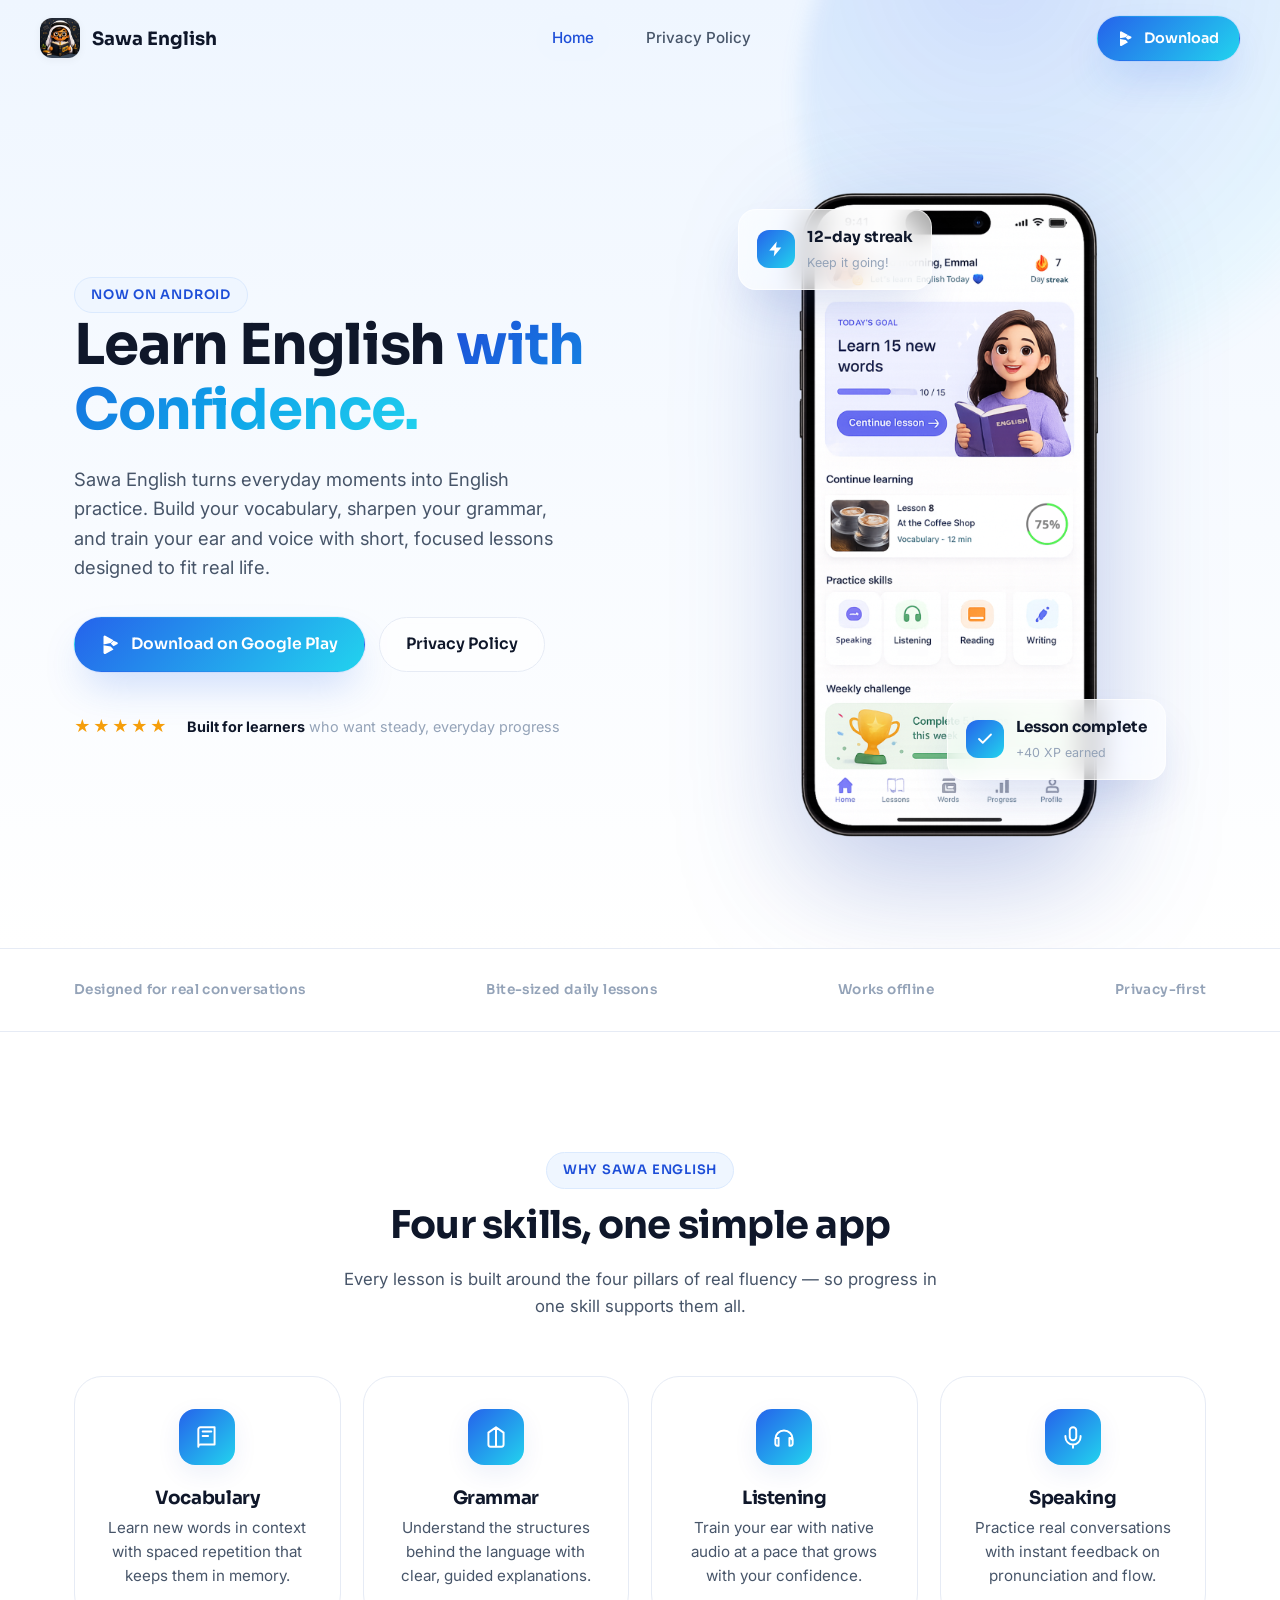
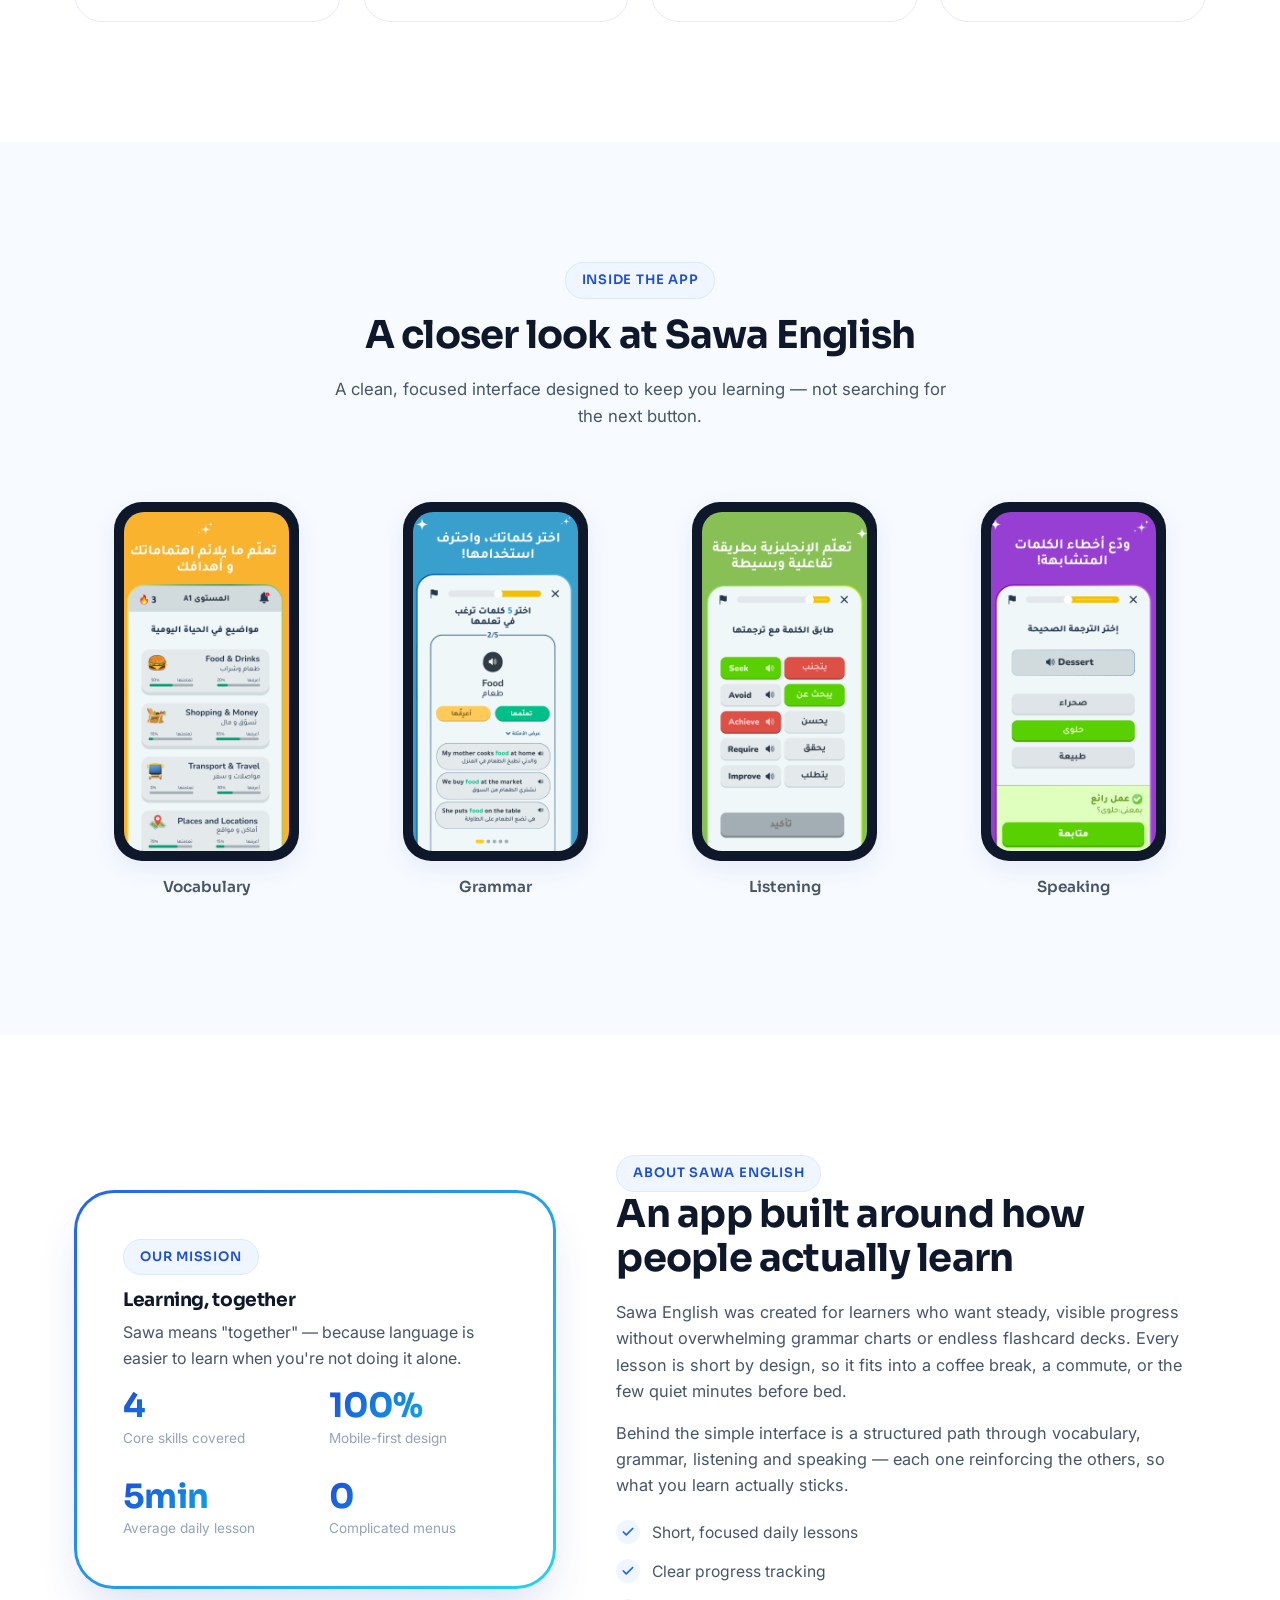
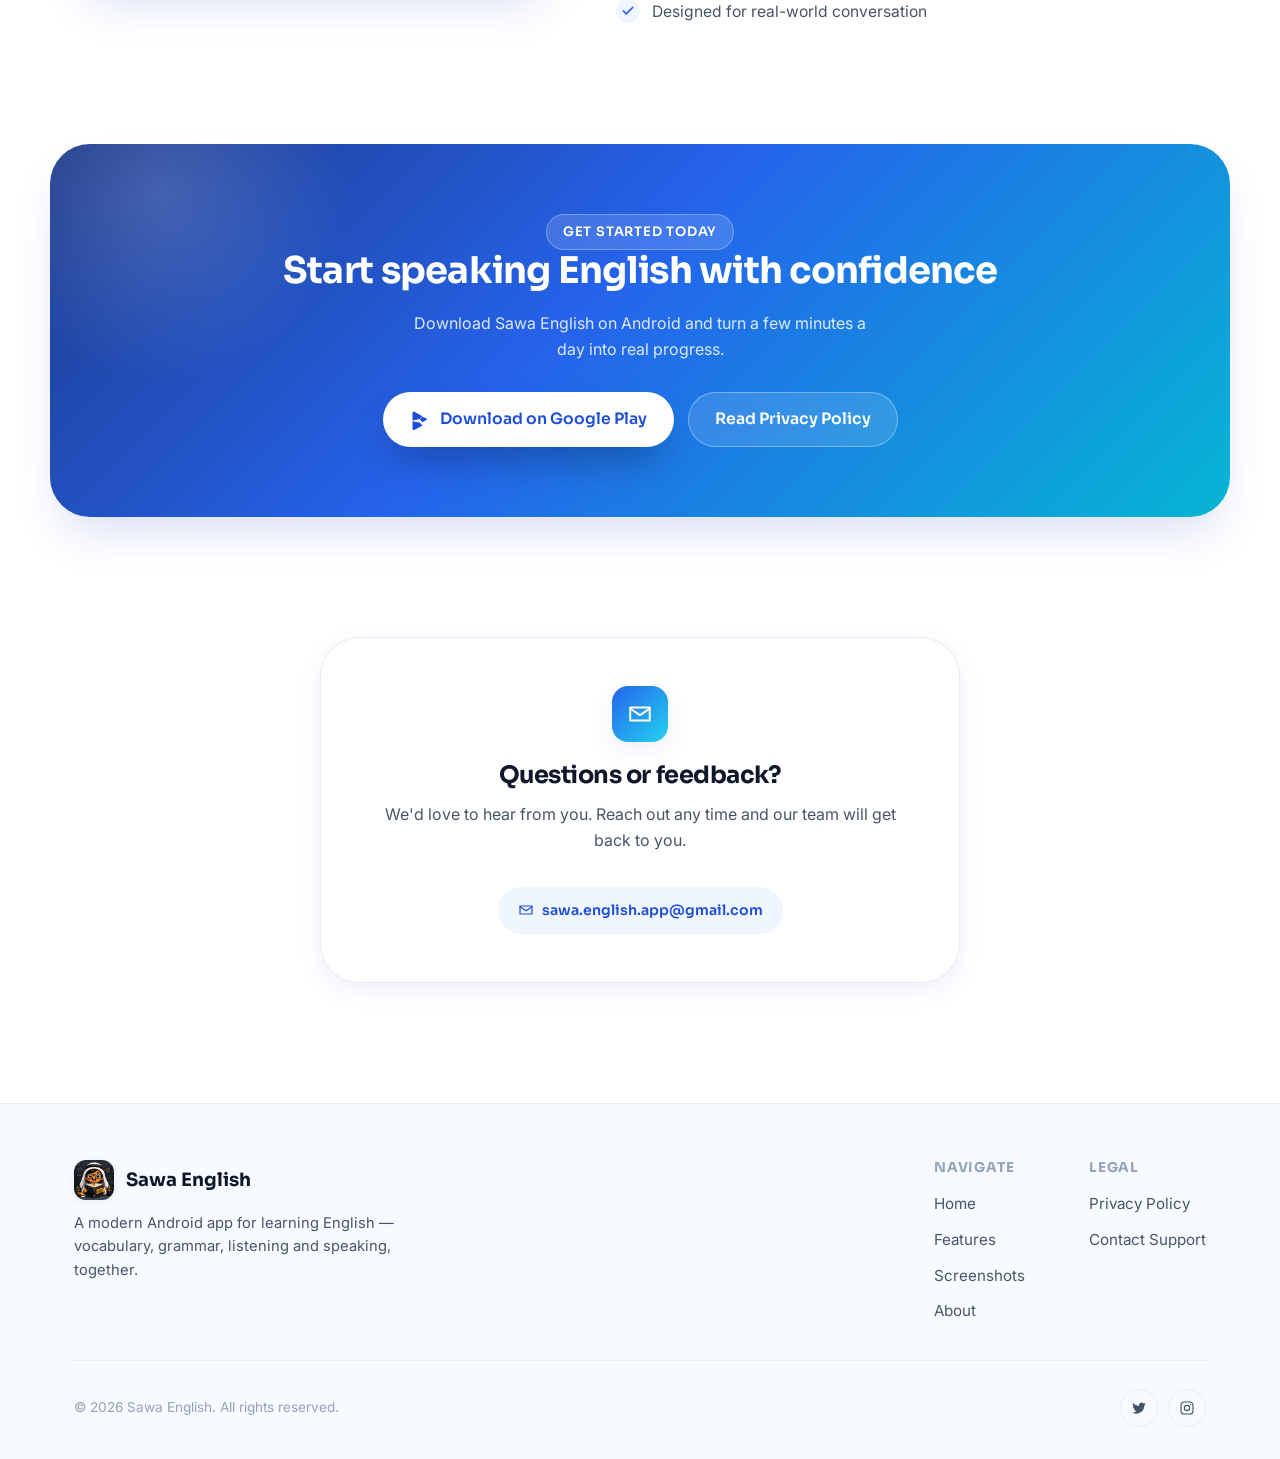
<file: index.html>
<!DOCTYPE html>
<html lang="en">
<head>
  <meta charset="UTF-8">
  <meta name="viewport" content="width=device-width, initial-scale=1.0">
  <title>Sawa English — Learn English with Confidence</title>
  <meta name="description" content="Sawa English is a modern Android app that helps you master vocabulary, grammar, listening and speaking — one simple lesson at a time.">
  <meta name="theme-color" content="#2563eb">

  <!-- Open Graph -->
  <meta property="og:type" content="website">
  <meta property="og:title" content="Sawa English — Learn English with Confidence">
  <meta property="og:description" content="A modern Android app for learning English: vocabulary, grammar, listening and speaking together.">
  <meta property="og:image" content="assets/images/logo.png">

  <link rel="icon" href="assets/images/logo-64.png" type="image/png">
  <link rel="canonical" href="index.html">

  <link rel="preconnect" href="https://fonts.googleapis.com">
  <link rel="preconnect" href="https://fonts.gstatic.com" crossorigin>
  <link href="https://fonts.googleapis.com/css2?family=Sora:wght@600;700;800&family=Inter:wght@400;500;600;700&display=swap" rel="stylesheet">

  <link rel="stylesheet" href="css/style.css">
</head>
<body>

  <!-- ============ NAVBAR ============ -->
  <header class="navbar" id="navbar">
    <div class="container nav-inner">
      <a href="index.html" class="brand">
        <img src="assets/images/logo.png" alt="Sawa English logo">
        <span>Sawa English</span>
      </a>

      <nav class="nav-links" aria-label="Primary">
        <a href="index.html" class="active-link">Home</a>
        <a href="privacy.html">Privacy Policy</a>
      </nav>

      <div class="nav-cta">
        <a href="#download" class="btn btn-primary btn-small">
          <svg width="16" height="16" viewBox="0 0 24 24" fill="none"><path d="M3 12.5v-9A1.5 1.5 0 0 1 5.2 2.1l9.8 5.4-3.4 3.4-8.6 1.6Z" fill="currentColor"/><path d="M3 13.5v9A1.5 1.5 0 0 0 5.2 23.9l9.8-5.4-3.4-3.4-8.6-1.6Z" fill="currentColor"/><path d="m15 8-3.4 3.4 3.4 3.4 4.4-2.4a1.5 1.5 0 0 0 0-2.6L15 8Z" fill="currentColor"/></svg>
          <span class="btn-text-full">Download</span>
        </a>
        <button class="nav-toggle" id="navToggle" aria-label="Toggle menu" aria-expanded="false" aria-controls="navDrawer">
          <span></span><span></span><span></span>
        </button>
      </div>
    </div>
    <div class="nav-drawer" id="navDrawer">
      <a href="index.html">Home</a>
      <a href="privacy.html">Privacy Policy</a>
      <a href="#download">Download</a>
    </div>
  </header>

  <main>
    <!-- ============ HERO ============ -->
    <section class="hero" id="home">
      <div class="container hero-grid">
        <div class="hero-copy">
          <span class="eyebrow">Now on Android</span>
          <h1>Learn English <span class="gradient-word">with Confidence.</span></h1>
          <p class="lead">
            Sawa English turns everyday moments into English practice. Build your vocabulary,
            sharpen your grammar, and train your ear and voice with short, focused lessons
            designed to fit real life.
          </p>

          <div class="hero-actions">
            <a href="#download" class="btn btn-primary" id="playStoreBtn">
              <svg width="20" height="20" viewBox="0 0 24 24" fill="none"><path d="M3 12.5v-9A1.5 1.5 0 0 1 5.2 2.1l9.8 5.4-3.4 3.4-8.6 1.6Z" fill="currentColor"/><path d="M3 13.5v9A1.5 1.5 0 0 0 5.2 23.9l9.8-5.4-3.4-3.4-8.6-1.6Z" fill="currentColor"/><path d="m15 8-3.4 3.4 3.4 3.4 4.4-2.4a1.5 1.5 0 0 0 0-2.6L15 8Z" fill="currentColor"/></svg>
              Download on Google Play
            </a>
            <a href="privacy.html" class="btn btn-ghost">Privacy Policy</a>
          </div>

          <div class="hero-trust">
            <span class="stars" aria-hidden="true">★★★★★</span>
            <span class="trust-text"><strong>Built for learners</strong> who want steady, everyday progress</span>
          </div>
        </div>

        <div class="hero-visual">
          <div class="phone-stage">
            <img src="assets/images/hero-phone.png" alt="Sawa English application preview on an Android phone" class="phone-img">
            <div class="glass-card card-streak" aria-hidden="true">
              <span class="g-icon">
                <svg width="18" height="18" viewBox="0 0 24 24" fill="none"><path d="M13 2 3 14h7l-1 8 10-12h-7l1-8Z" fill="currentColor"/></svg>
              </span>
              <span>
                <span class="g-title">12-day streak</span><br>
                <span class="g-sub">Keep it going!</span>
              </span>
            </div>
            <div class="glass-card card-progress" aria-hidden="true">
              <span class="g-icon">
                <svg width="18" height="18" viewBox="0 0 24 24" fill="none"><path d="M20 6 9 17l-5-5" stroke="currentColor" stroke-width="2.4" stroke-linecap="round" stroke-linejoin="round"/></svg>
              </span>
              <span>
                <span class="g-title">Lesson complete</span><br>
                <span class="g-sub">+40 XP earned</span>
              </span>
            </div>
          </div>
        </div>
      </div>
    </section>

    <!-- ============ TRUST STRIP ============ -->
    <div class="strip">
      <div class="container strip-inner">
        <span>Designed for real conversations</span>
        <span>Bite-sized daily lessons</span>
        <span>Works offline</span>
        <span>Privacy-first</span>
      </div>
    </div>

    <!-- ============ FEATURES ============ -->
    <section class="features" id="features">
      <div class="container">
        <div class="section-head reveal">
          <span class="eyebrow">Why Sawa English</span>
          <h2>Four skills, one simple app</h2>
          <p>Every lesson is built around the four pillars of real fluency — so progress in one skill supports them all.</p>
        </div>

        <div class="feature-grid">
          <article class="feature-card reveal">
            <div class="feature-icon">
              <svg width="26" height="26" viewBox="0 0 24 24" fill="none"><path d="M4 19.5V5a2 2 0 0 1 2-2h13v16H6a2 2 0 0 0-2 2Z" stroke="currentColor" stroke-width="1.8" stroke-linecap="round" stroke-linejoin="round"/><path d="M8 7h8M8 11h5" stroke="currentColor" stroke-width="1.8" stroke-linecap="round"/></svg>
            </div>
            <h3>Vocabulary</h3>
            <p>Learn new words in context with spaced repetition that keeps them in memory.</p>
          </article>

          <article class="feature-card reveal">
            <div class="feature-icon">
              <svg width="26" height="26" viewBox="0 0 24 24" fill="none"><path d="M12 3v18M5 8l7-5 7 5M5 8v11a2 2 0 0 0 2 2h10a2 2 0 0 0 2-2V8" stroke="currentColor" stroke-width="1.8" stroke-linecap="round" stroke-linejoin="round"/></svg>
            </div>
            <h3>Grammar</h3>
            <p>Understand the structures behind the language with clear, guided explanations.</p>
          </article>

          <article class="feature-card reveal">
            <div class="feature-icon">
              <svg width="26" height="26" viewBox="0 0 24 24" fill="none"><path d="M4 14a8 8 0 0 1 16 0M4 14v4a2 2 0 0 0 2 2h1v-7H5a1 1 0 0 0-1 1Zm16 0v4a2 2 0 0 1-2 2h-1v-7h1a1 1 0 0 1 1 1Z" stroke="currentColor" stroke-width="1.8" stroke-linecap="round" stroke-linejoin="round"/></svg>
            </div>
            <h3>Listening</h3>
            <p>Train your ear with native audio at a pace that grows with your confidence.</p>
          </article>

          <article class="feature-card reveal">
            <div class="feature-icon">
              <svg width="26" height="26" viewBox="0 0 24 24" fill="none"><path d="M12 15a3 3 0 0 0 3-3V6a3 3 0 0 0-6 0v6a3 3 0 0 0 3 3Z" stroke="currentColor" stroke-width="1.8"/><path d="M19 11v1a7 7 0 0 1-14 0v-1M12 19v3" stroke="currentColor" stroke-width="1.8" stroke-linecap="round"/></svg>
            </div>
            <h3>Speaking</h3>
            <p>Practice real conversations with instant feedback on pronunciation and flow.</p>
          </article>
        </div>
      </div>
    </section>

    <!-- ============ SCREENSHOTS ============ -->
    <section class="screens" id="screenshots">
      <div class="container">
        <div class="section-head reveal">
          <span class="eyebrow">Inside the app</span>
          <h2>A closer look at Sawa English</h2>
          <p>A clean, focused interface designed to keep you learning — not searching for the next button.</p>
        </div>

        <div class="screens-track">
          <figure class="reveal">
            <div class="screen-frame">
              <img src="assets/images/screenshot-1.png" alt="Sawa English vocabulary lesson screenshot" loading="lazy">
            </div>
            <figcaption class="screen-caption">Vocabulary</figcaption>
          </figure>
          <figure class="reveal">
            <div class="screen-frame">
              <img src="assets/images/screenshot-2.png" alt="Sawa English grammar lesson screenshot" loading="lazy">
            </div>
            <figcaption class="screen-caption">Grammar</figcaption>
          </figure>
          <figure class="reveal">
            <div class="screen-frame">
              <img src="assets/images/screenshot-3.png" alt="Sawa English listening exercise screenshot" loading="lazy">
            </div>
            <figcaption class="screen-caption">Listening</figcaption>
          </figure>
          <figure class="reveal">
            <div class="screen-frame">
              <img src="assets/images/screenshot-4.png" alt="Sawa English speaking practice screenshot" loading="lazy">
            </div>
            <figcaption class="screen-caption">Speaking</figcaption>
          </figure>
        </div>
      </div>
    </section>

    <!-- ============ ABOUT ============ -->
    <section class="about" id="about">
      <div class="container about-grid">
        <div class="about-visual reveal">
          <div class="about-visual-inner">
            <span class="eyebrow">Our mission</span>
            <h3 style="margin-top:14px;">Learning, together</h3>
            <p>Sawa means "together" — because language is easier to learn when you're not doing it alone.</p>
            <div class="stat-row">
              <div class="stat">
                <h3>4</h3>
                <p>Core skills covered</p>
              </div>
              <div class="stat">
                <h3>100%</h3>
                <p>Mobile-first design</p>
              </div>
              <div class="stat">
                <h3>5min</h3>
                <p>Average daily lesson</p>
              </div>
              <div class="stat">
                <h3>0</h3>
                <p>Complicated menus</p>
              </div>
            </div>
          </div>
        </div>

        <div class="about-copy reveal">
          <span class="eyebrow">About Sawa English</span>
          <h2>An app built around how people actually learn</h2>
          <p>
            Sawa English was created for learners who want steady, visible progress without
            overwhelming grammar charts or endless flashcard decks. Every lesson is short by
            design, so it fits into a coffee break, a commute, or the few quiet minutes before bed.
          </p>
          <p>
            Behind the simple interface is a structured path through vocabulary, grammar, listening
            and speaking — each one reinforcing the others, so what you learn actually sticks.
          </p>
          <ul class="about-list">
            <li><span class="check">
              <svg width="14" height="14" viewBox="0 0 24 24" fill="none"><path d="M20 6 9 17l-5-5" stroke="currentColor" stroke-width="3" stroke-linecap="round" stroke-linejoin="round"/></svg>
            </span> Short, focused daily lessons</li>
            <li><span class="check">
              <svg width="14" height="14" viewBox="0 0 24 24" fill="none"><path d="M20 6 9 17l-5-5" stroke="currentColor" stroke-width="3" stroke-linecap="round" stroke-linejoin="round"/></svg>
            </span> Clear progress tracking</li>
            <li><span class="check">
              <svg width="14" height="14" viewBox="0 0 24 24" fill="none"><path d="M20 6 9 17l-5-5" stroke="currentColor" stroke-width="3" stroke-linecap="round" stroke-linejoin="round"/></svg>
            </span> Designed for real-world conversation</li>
          </ul>
        </div>
      </div>
    </section>

    <!-- ============ CTA / DOWNLOAD BANNER ============ -->
    <section class="cta-banner" id="download">
      <div class="cta-inner reveal">
        <span class="eyebrow" style="background:rgba(255,255,255,0.14); border-color:rgba(255,255,255,0.3); color:#fff;">Get started today</span>
        <h2>Start speaking English with confidence</h2>
        <p>Download Sawa English on Android and turn a few minutes a day into real progress.</p>
        <div class="cta-actions">
          <a href="#" class="btn btn-primary" id="playStoreBtnCta">
            <svg width="20" height="20" viewBox="0 0 24 24" fill="none"><path d="M3 12.5v-9A1.5 1.5 0 0 1 5.2 2.1l9.8 5.4-3.4 3.4-8.6 1.6Z" fill="currentColor"/><path d="M3 13.5v9A1.5 1.5 0 0 0 5.2 23.9l9.8-5.4-3.4-3.4-8.6-1.6Z" fill="currentColor"/><path d="m15 8-3.4 3.4 3.4 3.4 4.4-2.4a1.5 1.5 0 0 0 0-2.6L15 8Z" fill="currentColor"/></svg>
            Download on Google Play
          </a>
          <a href="privacy.html" class="btn btn-ghost">Read Privacy Policy</a>
        </div>
      </div>
    </section>

    <!-- ============ CONTACT ============ -->
    <section class="contact" id="contact">
      <div class="container">
        <div class="contact-card reveal">
          <div class="feature-icon" style="margin:0 auto 20px;">
            <svg width="26" height="26" viewBox="0 0 24 24" fill="none"><path d="M3 6h18v12H3V6Z" stroke="currentColor" stroke-width="1.8" stroke-linejoin="round"/><path d="m3 7 9 6 9-6" stroke="currentColor" stroke-width="1.8" stroke-linecap="round" stroke-linejoin="round"/></svg>
          </div>
          <h2>Questions or feedback?</h2>
          <p>We'd love to hear from you. Reach out any time and our team will get back to you.</p>
          <a class="contact-email" href="mailto:sawa.english.app@gmail.com">
            <svg width="16" height="16" viewBox="0 0 24 24" fill="none"><path d="M3 6h18v12H3V6Z" stroke="currentColor" stroke-width="1.8" stroke-linejoin="round"/><path d="m3 7 9 6 9-6" stroke="currentColor" stroke-width="1.8" stroke-linecap="round" stroke-linejoin="round"/></svg>
            sawa.english.app@gmail.com
          </a>
        </div>
      </div>
    </section>
  </main>

  <!-- ============ FOOTER ============ -->
  <footer class="site-footer">
    <div class="container">
      <div class="footer-top">
        <div class="footer-brand">
          <a href="index.html" class="brand">
            <img src="assets/images/logo.png" alt="Sawa English logo">
            <span>Sawa English</span>
          </a>
          <p>A modern Android app for learning English — vocabulary, grammar, listening and speaking, together.</p>
        </div>

        <div class="footer-cols">
          <div class="footer-col">
            <h4>Navigate</h4>
            <ul>
              <li><a href="index.html#home">Home</a></li>
              <li><a href="index.html#features">Features</a></li>
              <li><a href="index.html#screenshots">Screenshots</a></li>
              <li><a href="index.html#about">About</a></li>
            </ul>
          </div>
          <div class="footer-col">
            <h4>Legal</h4>
            <ul>
              <li><a href="privacy.html">Privacy Policy</a></li>
              <li><a href="mailto:sawa.english.app@gmail.com">Contact Support</a></li>
            </ul>
          </div>
        </div>
      </div>

      <div class="footer-bottom">
        <span>&copy; <span id="year">2026</span> Sawa English. All rights reserved.</span>
        <div class="footer-social" aria-label="Social links">
          <a href="#" aria-label="Twitter / X">
            <svg width="16" height="16" viewBox="0 0 24 24" fill="none"><path d="M22 5.9c-.7.3-1.5.6-2.3.7.8-.5 1.5-1.3 1.8-2.3-.8.5-1.7.8-2.6 1a4.1 4.1 0 0 0-7 3.7A11.7 11.7 0 0 1 3.4 4.8a4.1 4.1 0 0 0 1.3 5.5c-.6 0-1.3-.2-1.8-.5v.1c0 2 1.4 3.6 3.3 4a4.1 4.1 0 0 1-1.9.1c.5 1.6 2.1 2.8 3.9 2.8A8.2 8.2 0 0 1 2 18.6a11.6 11.6 0 0 0 6.3 1.9c7.5 0 11.7-6.3 11.7-11.7v-.5c.8-.6 1.5-1.3 2-2.1Z" fill="currentColor"/></svg>
          </a>
          <a href="#" aria-label="Instagram">
            <svg width="16" height="16" viewBox="0 0 24 24" fill="none"><rect x="3" y="3" width="18" height="18" rx="5" stroke="currentColor" stroke-width="1.7"/><circle cx="12" cy="12" r="4" stroke="currentColor" stroke-width="1.7"/><circle cx="17.2" cy="6.8" r="1.1" fill="currentColor"/></svg>
          </a>
        </div>
      </div>
    </div>
  </footer>

  <script src="js/main.js"></script>
</body>
</html>
</file>
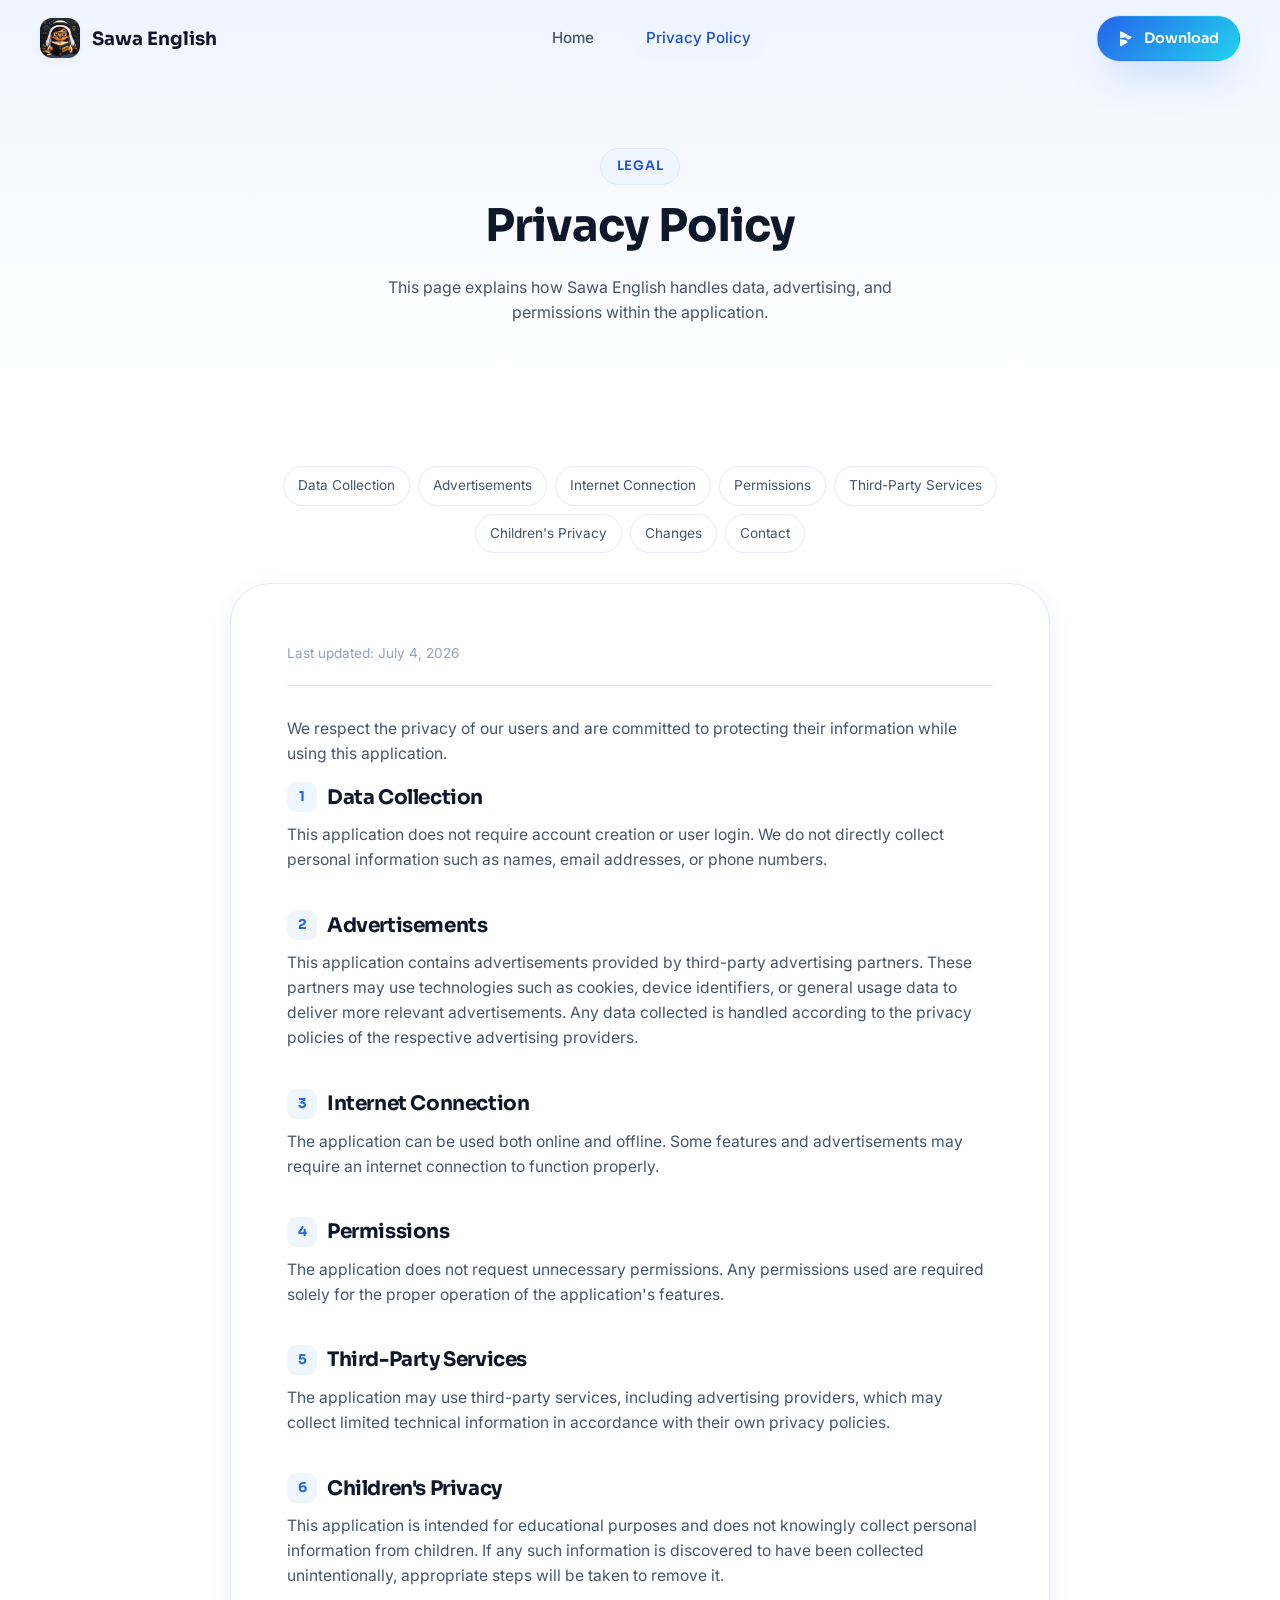
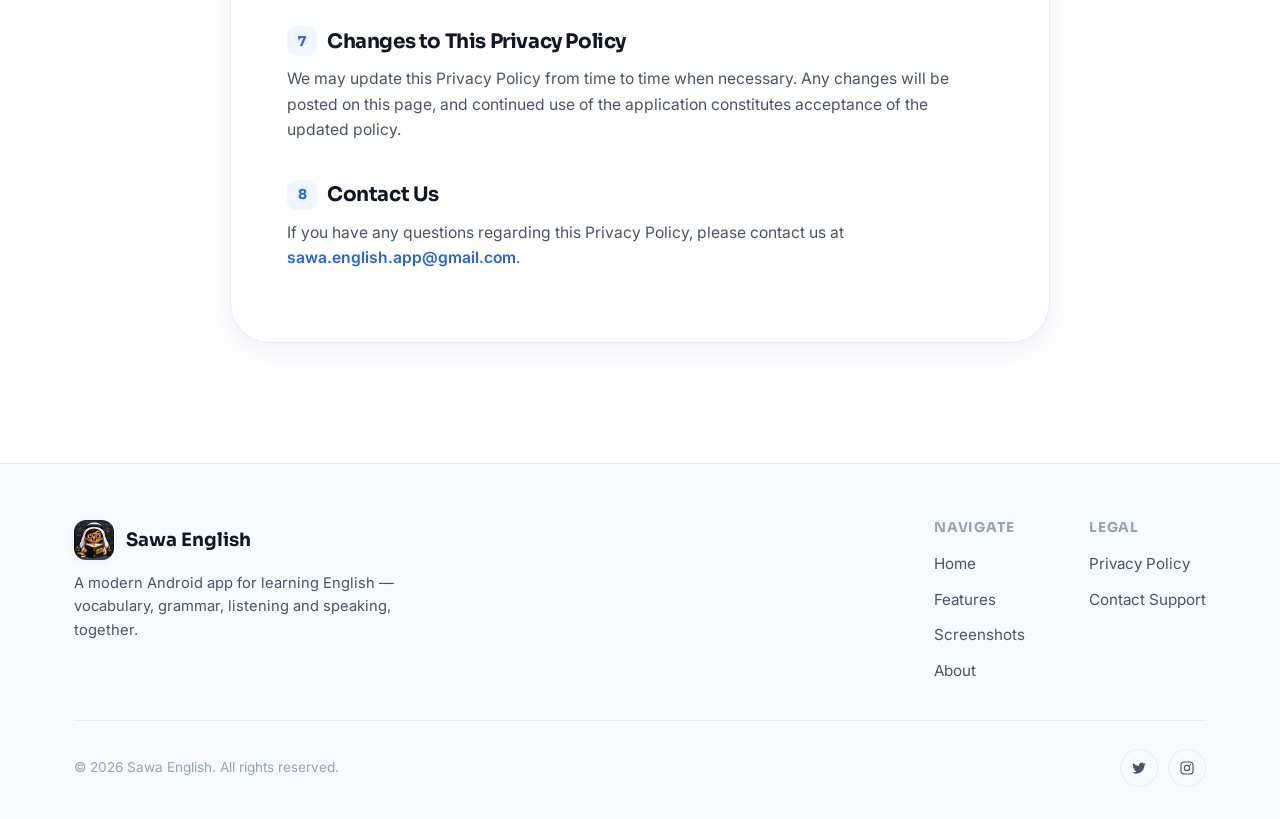
<file: privacy.html>
<!DOCTYPE html>
<html lang="en">
<head>
  <meta charset="UTF-8">
  <meta name="viewport" content="width=device-width, initial-scale=1.0">
  <title>Privacy Policy — Sawa English</title>
  <meta name="description" content="Read the Sawa English privacy policy to learn how we collect, use, and protect your data.">
  <meta name="theme-color" content="#2563eb">

  <meta property="og:type" content="website">
  <meta property="og:title" content="Privacy Policy — Sawa English">
  <meta property="og:description" content="Read the Sawa English privacy policy to learn how we collect, use, and protect your data.">
  <meta property="og:image" content="assets/images/logo.png">

  <link rel="icon" href="assets/images/logo-64.png" type="image/png">
  <link rel="canonical" href="privacy.html">

  <link rel="preconnect" href="https://fonts.googleapis.com">
  <link rel="preconnect" href="https://fonts.gstatic.com" crossorigin>
  <link href="https://fonts.googleapis.com/css2?family=Sora:wght@600;700;800&family=Inter:wght@400;500;600;700&display=swap" rel="stylesheet">

  <link rel="stylesheet" href="css/style.css">
</head>
<body>

  <!-- ============ NAVBAR ============ -->
  <header class="navbar" id="navbar">
    <div class="container nav-inner">
      <a href="index.html" class="brand">
        <img src="assets/images/logo.png" alt="Sawa English logo">
        <span>Sawa English</span>
      </a>

      <nav class="nav-links" aria-label="Primary">
        <a href="index.html">Home</a>
        <a href="privacy.html" class="active-link">Privacy Policy</a>
      </nav>

      <div class="nav-cta">
        <a href="index.html#download" class="btn btn-primary btn-small">
          <svg width="16" height="16" viewBox="0 0 24 24" fill="none"><path d="M3 12.5v-9A1.5 1.5 0 0 1 5.2 2.1l9.8 5.4-3.4 3.4-8.6 1.6Z" fill="currentColor"/><path d="M3 13.5v9A1.5 1.5 0 0 0 5.2 23.9l9.8-5.4-3.4-3.4-8.6-1.6Z" fill="currentColor"/><path d="m15 8-3.4 3.4 3.4 3.4 4.4-2.4a1.5 1.5 0 0 0 0-2.6L15 8Z" fill="currentColor"/></svg>
          <span class="btn-text-full">Download</span>
        </a>
        <button class="nav-toggle" id="navToggle" aria-label="Toggle menu" aria-expanded="false" aria-controls="navDrawer">
          <span></span><span></span><span></span>
        </button>
      </div>
    </div>
    <div class="nav-drawer" id="navDrawer">
      <a href="index.html">Home</a>
      <a href="privacy.html">Privacy Policy</a>
      <a href="index.html#download">Download</a>
    </div>
  </header>

  <main>
    <!-- ============ PAGE HEADER ============ -->
    <section class="page-header">
      <div class="container">
        <span class="eyebrow">Legal</span>
        <h1>Privacy Policy</h1>
        <p>This page explains how Sawa English handles data, advertising, and permissions within the application.</p>
      </div>
    </section>

    <!-- ============ LEGAL CONTENT ============ -->
    <section class="legal">
      <div class="container">

        <nav class="legal-toc" aria-label="Policy sections">
          <a href="#data-collection">Data Collection</a>
          <a href="#advertisements">Advertisements</a>
          <a href="#internet-connection">Internet Connection</a>
          <a href="#permissions">Permissions</a>
          <a href="#third-party">Third-Party Services</a>
          <a href="#children">Children's Privacy</a>
          <a href="#changes">Changes</a>
          <a href="#contact-us">Contact</a>
        </nav>

        <div class="legal-card reveal">
          <span class="updated">Last updated: July 4, 2026</span>

          <p>
            We respect the privacy of our users and are committed to protecting their information
            while using this application.
          </p>

          <h2 id="data-collection"><span class="num">1</span> Data Collection</h2>
          <p>
            This application does not require account creation or user login. We do not directly
            collect personal information such as names, email addresses, or phone numbers.
          </p>

          <h2 id="advertisements"><span class="num">2</span> Advertisements</h2>
          <p>
            This application contains advertisements provided by third-party advertising partners.
            These partners may use technologies such as cookies, device identifiers, or general usage
            data to deliver more relevant advertisements. Any data collected is handled according to
            the privacy policies of the respective advertising providers.
          </p>

          <h2 id="internet-connection"><span class="num">3</span> Internet Connection</h2>
          <p>
            The application can be used both online and offline. Some features and advertisements may
            require an internet connection to function properly.
          </p>

          <h2 id="permissions"><span class="num">4</span> Permissions</h2>
          <p>
            The application does not request unnecessary permissions. Any permissions used are
            required solely for the proper operation of the application's features.
          </p>

          <h2 id="third-party"><span class="num">5</span> Third-Party Services</h2>
          <p>
            The application may use third-party services, including advertising providers, which may
            collect limited technical information in accordance with their own privacy policies.
          </p>

          <h2 id="children"><span class="num">6</span> Children's Privacy</h2>
          <p>
            This application is intended for educational purposes and does not knowingly collect
            personal information from children. If any such information is discovered to have been
            collected unintentionally, appropriate steps will be taken to remove it.
          </p>

          <h2 id="changes"><span class="num">7</span> Changes to This Privacy Policy</h2>
          <p>
            We may update this Privacy Policy from time to time when necessary. Any changes will be
            posted on this page, and continued use of the application constitutes acceptance of the
            updated policy.
          </p>

          <h2 id="contact-us"><span class="num">8</span> Contact Us</h2>
          <p>
            If you have any questions regarding this Privacy Policy, please contact us at
            <a href="mailto:sawa.english.app@gmail.com" style="color:var(--color-primary); font-weight:600;">sawa.english.app@gmail.com</a>.
          </p>
        </div>
      </div>
    </section>
  </main>

  <!-- ============ FOOTER ============ -->
  <footer class="site-footer">
    <div class="container">
      <div class="footer-top">
        <div class="footer-brand">
          <a href="index.html" class="brand">
            <img src="assets/images/logo.png" alt="Sawa English logo">
            <span>Sawa English</span>
          </a>
          <p>A modern Android app for learning English — vocabulary, grammar, listening and speaking, together.</p>
        </div>

        <div class="footer-cols">
          <div class="footer-col">
            <h4>Navigate</h4>
            <ul>
              <li><a href="index.html#home">Home</a></li>
              <li><a href="index.html#features">Features</a></li>
              <li><a href="index.html#screenshots">Screenshots</a></li>
              <li><a href="index.html#about">About</a></li>
            </ul>
          </div>
          <div class="footer-col">
            <h4>Legal</h4>
            <ul>
              <li><a href="privacy.html">Privacy Policy</a></li>
              <li><a href="mailto:sawa.english.app@gmail.com">Contact Support</a></li>
            </ul>
          </div>
        </div>
      </div>

      <div class="footer-bottom">
        <span>&copy; <span id="year">2026</span> Sawa English. All rights reserved.</span>
        <div class="footer-social" aria-label="Social links">
          <a href="#" aria-label="Twitter / X">
            <svg width="16" height="16" viewBox="0 0 24 24" fill="none"><path d="M22 5.9c-.7.3-1.5.6-2.3.7.8-.5 1.5-1.3 1.8-2.3-.8.5-1.7.8-2.6 1a4.1 4.1 0 0 0-7 3.7A11.7 11.7 0 0 1 3.4 4.8a4.1 4.1 0 0 0 1.3 5.5c-.6 0-1.3-.2-1.8-.5v.1c0 2 1.4 3.6 3.3 4a4.1 4.1 0 0 1-1.9.1c.5 1.6 2.1 2.8 3.9 2.8A8.2 8.2 0 0 1 2 18.6a11.6 11.6 0 0 0 6.3 1.9c7.5 0 11.7-6.3 11.7-11.7v-.5c.8-.6 1.5-1.3 2-2.1Z" fill="currentColor"/></svg>
          </a>
          <a href="#" aria-label="Instagram">
            <svg width="16" height="16" viewBox="0 0 24 24" fill="none"><rect x="3" y="3" width="18" height="18" rx="5" stroke="currentColor" stroke-width="1.7"/><circle cx="12" cy="12" r="4" stroke="currentColor" stroke-width="1.7"/><circle cx="17.2" cy="6.8" r="1.1" fill="currentColor"/></svg>
          </a>
        </div>
      </div>
    </div>
  </footer>

  <script src="js/main.js"></script>
</body>
</html>
</file>
<file: css/style.css>
/* ==========================================================================
   Sawa English — Stylesheet
   Design tokens: soft-blue SaaS palette, Sora (display) + Inter (body)
   ========================================================================== */

:root {
  /* Color tokens */
  --color-bg: #ffffff;
  --color-bg-soft: #f7faff;
  --color-ink: #0f172a;
  --color-ink-soft: #475569;
  --color-ink-faint: #94a3b8;
  --color-primary: #2563eb;
  --color-primary-dark: #1d4ed8;
  --color-primary-light: #60a5fa;
  --color-accent: #22d3ee;
  --color-accent-violet: #6366f1;
  --color-blue-50: #eff6ff;
  --color-blue-100: #dbeafe;
  --color-border: #e6ebf5;
  --color-white: #ffffff;

  --gradient-primary: linear-gradient(135deg, #2563eb 0%, #22d3ee 100%);
  --gradient-soft: linear-gradient(180deg, #eff6ff 0%, #ffffff 100%);
  --gradient-text: linear-gradient(135deg, #1d4ed8 0%, #0ea5e9 60%, #22d3ee 100%);

  /* Elevation */
  --shadow-sm: 0 2px 8px rgba(15, 23, 42, 0.05);
  --shadow-md: 0 8px 24px rgba(30, 64, 175, 0.08);
  --shadow-lg: 0 24px 48px -12px rgba(30, 64, 175, 0.18);
  --shadow-glow: 0 0 0 1px rgba(37, 99, 235, 0.08), 0 20px 40px -10px rgba(37, 99, 235, 0.25);

  /* Radius */
  --radius-sm: 10px;
  --radius-md: 18px;
  --radius-lg: 28px;
  --radius-xl: 40px;
  --radius-full: 999px;

  /* Type */
  --font-display: "Sora", "Segoe UI", sans-serif;
  --font-body: "Inter", "Segoe UI", sans-serif;

  /* Layout */
  --container: 1180px;
  --nav-height: 78px;
  --transition-fast: 180ms cubic-bezier(0.4, 0, 0.2, 1);
  --transition-med: 320ms cubic-bezier(0.4, 0, 0.2, 1);
}

/* ------------------------- Reset & base ------------------------- */
*, *::before, *::after { box-sizing: border-box; }
html { scroll-behavior: smooth; }

@media (prefers-reduced-motion: reduce) {
  html { scroll-behavior: auto; }
  *, *::before, *::after {
    animation-duration: 0.001ms !important;
    animation-iteration-count: 1 !important;
    transition-duration: 0.001ms !important;
    scroll-behavior: auto !important;
  }
}

html {
  overflow-x: hidden;
  width: 100%;
}

body {
  margin: 0;
  overflow-x: hidden;
  width: 100%;
  max-width: 100vw;
  font-family: var(--font-body);
  color: var(--color-ink);
  background: var(--color-bg);
  -webkit-font-smoothing: antialiased;
  text-rendering: optimizeLegibility;
  line-height: 1.6;
}

h1, h2, h3, h4 {
  font-family: var(--font-display);
  color: var(--color-ink);
  line-height: 1.15;
  margin: 0 0 0.5em;
  letter-spacing: -0.02em;
}

p { margin: 0 0 1em; color: var(--color-ink-soft); }

a { color: inherit; text-decoration: none; }

img { max-width: 100%; display: block; }

ul { margin: 0; padding: 0; list-style: none; }

button { font-family: inherit; cursor: pointer; }

section { position: relative; }

:focus-visible {
  outline: 3px solid var(--color-primary);
  outline-offset: 3px;
  border-radius: 6px;
}

.container {
  width: 100%;
  max-width: var(--container);
  margin: 0 auto;
  padding: 0 24px;
}

.eyebrow {
  display: inline-flex;
  align-items: center;
  gap: 8px;
  font-family: var(--font-display);
  font-size: 13px;
  font-weight: 600;
  letter-spacing: 0.06em;
  text-transform: uppercase;
  color: var(--color-primary-dark);
  background: var(--color-blue-50);
  border: 1px solid var(--color-blue-100);
  padding: 7px 16px;
  border-radius: var(--radius-full);
}

.section-head {
  max-width: 620px;
  margin: 0 auto 56px;
  text-align: center;
}

.section-head h2 {
  font-size: clamp(1.9rem, 3vw, 2.5rem);
  margin-top: 14px;
}

.section-head p {
  font-size: 1.05rem;
  margin-top: 14px;
}

/* ------------------------- Buttons ------------------------- */
.btn {
  display: inline-flex;
  align-items: center;
  justify-content: center;
  gap: 10px;
  font-family: var(--font-display);
  font-weight: 600;
  font-size: 0.98rem;
  padding: 14px 26px;
  border-radius: var(--radius-full);
  border: 1px solid transparent;
  transition: transform var(--transition-fast), box-shadow var(--transition-fast), background var(--transition-fast), border-color var(--transition-fast);
  white-space: nowrap;
  max-width: 100%;
}

.btn svg { flex-shrink: 0; }

.btn-primary {
  background: var(--gradient-primary);
  color: #fff;
  box-shadow: var(--shadow-glow);
}
.btn-primary:hover { transform: translateY(-2px); box-shadow: 0 26px 44px -12px rgba(37, 99, 235, 0.38); }
.btn-primary:active { transform: translateY(0); }

.btn-ghost {
  background: rgba(255, 255, 255, 0.6);
  backdrop-filter: blur(10px);
  color: var(--color-ink);
  border-color: var(--color-border);
}
.btn-ghost:hover { border-color: var(--color-primary-light); background: var(--color-blue-50); transform: translateY(-2px); }

.btn-small { padding: 10px 20px; font-size: 0.9rem; }

.btn-block { width: 100%; }

/* ------------------------- Navbar ------------------------- */
.navbar {
  position: fixed;
  top: 0;
  left: 0;
  right: 0;
  z-index: 100;
  height: var(--nav-height);
  display: flex;
  align-items: center;
  transition: background var(--transition-med), box-shadow var(--transition-med), border-color var(--transition-med);
  border-bottom: 1px solid transparent;
}

.navbar::before {
  content: "";
  position: absolute;
  inset: 0;
  background: rgba(255, 255, 255, 0.7);
  backdrop-filter: blur(16px) saturate(160%);
  -webkit-backdrop-filter: blur(16px) saturate(160%);
  opacity: 0;
  transition: opacity var(--transition-med);
  z-index: -1;
}

.navbar.is-scrolled::before { opacity: 1; }
.navbar.is-scrolled { border-color: var(--color-border); box-shadow: var(--shadow-sm); }

.nav-inner {
  display: flex;
  align-items: center;
  justify-content: space-between;
  width: 100%;
}

.navbar .nav-inner {
  max-width: none;
  padding: 0 40px;
}

.brand {
  display: flex;
  align-items: center;
  gap: 12px;
  font-family: var(--font-display);
  font-weight: 700;
  font-size: 1.15rem;
  color: var(--color-ink);
}

.brand img {
  width: 40px;
  height: 40px;
  border-radius: 12px;
  box-shadow: var(--shadow-sm);
}

.nav-links {
  display: flex;
  align-items: center;
  gap: 20px;
}

.nav-links a:not(.btn) {
  padding: 10px 16px;
  border-radius: var(--radius-full);
  font-weight: 500;
  font-size: 0.95rem;
  color: var(--color-ink-soft);
  transition: background var(--transition-fast), color var(--transition-fast);
}

.nav-links a:not(.btn):hover { background: var(--color-blue-50); color: var(--color-primary-dark); }
.nav-links a.active-link { color: var(--color-primary-dark); background: var(--color-blue-50); }

.nav-cta { display: flex; align-items: center; gap: 8px; margin-left: 12px; }

.nav-toggle {
  display: none;
  width: 42px;
  height: 42px;
  border-radius: var(--radius-sm);
  border: 1px solid var(--color-border);
  background: #fff;
  align-items: center;
  justify-content: center;
  flex-direction: column;
  gap: 5px;
}
.nav-toggle span {
  width: 20px;
  height: 2px;
  background: var(--color-ink);
  border-radius: 2px;
  transition: transform var(--transition-fast), opacity var(--transition-fast);
}
.nav-toggle.is-open span:nth-child(1) { transform: translateY(7px) rotate(45deg); }
.nav-toggle.is-open span:nth-child(2) { opacity: 0; }
.nav-toggle.is-open span:nth-child(3) { transform: translateY(-7px) rotate(-45deg); }

.nav-drawer {
  display: none;
}

/* ------------------------- Hero ------------------------- */
.hero {
  padding: calc(var(--nav-height) + 90px) 0 100px;
  overflow: hidden;
  background: var(--gradient-soft);
  position: relative;
}

.hero::before {
  content: "";
  position: absolute;
  width: 640px;
  height: 640px;
  border-radius: 50%;
  background: radial-gradient(circle at 30% 30%, rgba(37, 99, 235, 0.16), rgba(34, 211, 238, 0.05) 60%, transparent 70%);
  top: -220px;
  right: -160px;
  filter: blur(10px);
  pointer-events: none;
}

.hero-grid {
  display: grid;
  grid-template-columns: 1.05fr 0.95fr;
  gap: 48px;
  align-items: center;
}

.hero-copy h1 {
  font-size: clamp(2.4rem, 4.4vw, 3.6rem);
  margin-bottom: 22px;
}

.hero-copy .gradient-word {
  background: var(--gradient-text);
  -webkit-background-clip: text;
  background-clip: text;
  color: transparent;
}

.hero-copy p.lead {
  font-size: 1.15rem;
  max-width: 480px;
  margin-bottom: 34px;
}

.hero-actions {
  display: flex;
  flex-wrap: wrap;
  gap: 14px;
  margin-bottom: 42px;
}

.hero-trust {
  display: flex;
  align-items: center;
  gap: 18px;
  flex-wrap: wrap;
}

.stars {
  color: #f59e0b;
  letter-spacing: 2px;
  font-size: 1rem;
}

.hero-trust .trust-text {
  font-size: 0.9rem;
  color: var(--color-ink-faint);
}

.hero-trust .trust-text strong { color: var(--color-ink); }

/* Phone showcase */
.hero-visual {
  position: relative;
  display: flex;
  justify-content: center;
  align-items: center;
}

.phone-stage {
  position: relative;
  width: 100%;
  max-width: 340px;
}

.phone-stage img.phone-img {
  width: 100%;
  filter: drop-shadow(0 40px 60px rgba(30, 64, 175, 0.28));
  animation: float 6s ease-in-out infinite;
}

@keyframes float {
  0%, 100% { transform: translateY(0px) rotate(-2deg); }
  50% { transform: translateY(-16px) rotate(0deg); }
}

.glass-card {
  position: absolute;
  background: rgba(255, 255, 255, 0.65);
  backdrop-filter: blur(14px) saturate(180%);
  -webkit-backdrop-filter: blur(14px) saturate(180%);
  border: 1px solid rgba(255, 255, 255, 0.6);
  border-radius: var(--radius-md);
  box-shadow: var(--shadow-lg);
  padding: 14px 18px;
  display: flex;
  align-items: center;
  gap: 12px;
  animation: floatSoft 5s ease-in-out infinite;
}

.glass-card .g-icon {
  width: 38px;
  height: 38px;
  border-radius: 12px;
  display: flex;
  align-items: center;
  justify-content: center;
  background: var(--gradient-primary);
  color: #fff;
  flex-shrink: 0;
}

.glass-card .g-title { font-family: var(--font-display); font-weight: 700; font-size: 0.95rem; color: var(--color-ink); }
.glass-card .g-sub { font-size: 0.78rem; color: var(--color-ink-faint); }

.card-streak { top: 6%; left: -12%; animation-delay: 0.4s; }
.card-progress { bottom: 10%; right: -14%; animation-delay: 1.1s; }
.card-together { top: 46%; left: -20%; animation-delay: 0.8s; display: none; }

@keyframes floatSoft {
  0%, 100% { transform: translateY(0px); }
  50% { transform: translateY(-10px); }
}

/* ------------------------- Logos strip (advertising credibility) ------------------------- */
.strip {
  padding: 30px 0;
  border-top: 1px solid var(--color-border);
  border-bottom: 1px solid var(--color-border);
}
.strip-inner {
  display: flex;
  justify-content: space-between;
  align-items: center;
  flex-wrap: wrap;
  gap: 20px;
  color: var(--color-ink-faint);
  font-family: var(--font-display);
  font-weight: 600;
  letter-spacing: 0.03em;
  font-size: 0.85rem;
}

/* ------------------------- Features ------------------------- */
.features { padding: 120px 0; }

.feature-grid {
  display: grid;
  grid-template-columns: repeat(4, 1fr);
  gap: 22px;
}

.feature-card {
  background: #fff;
  border: 1px solid var(--color-border);
  border-radius: var(--radius-lg);
  padding: 32px 26px;
  text-align: center;
  transition: transform var(--transition-med), box-shadow var(--transition-med), border-color var(--transition-med);
  position: relative;
  overflow: hidden;
}

.feature-card::after {
  content: "";
  position: absolute;
  inset: 0;
  background: var(--gradient-soft);
  opacity: 0;
  transition: opacity var(--transition-med);
  z-index: -1;
}

.feature-card:hover {
  transform: translateY(-8px);
  box-shadow: var(--shadow-lg);
  border-color: transparent;
}
.feature-card:hover::after { opacity: 1; }

.feature-icon {
  width: 56px;
  height: 56px;
  border-radius: 16px;
  background: var(--gradient-primary);
  display: flex;
  align-items: center;
  justify-content: center;
  color: #fff;
  margin-bottom: 22px;
  box-shadow: var(--shadow-md);
}

.feature-card h3 {
  font-size: 1.15rem;
  margin-bottom: 8px;
}

.feature-card p { font-size: 0.95rem; margin-bottom: 0; }

/* ------------------------- Screenshots ------------------------- */
.screens {
  padding: 120px 0;
  background: var(--color-bg-soft);
  position: relative;
}

.screens-track {
  display: grid;
  grid-template-columns: repeat(4, 1fr);
  gap: 24px;
}

.screen-frame {
  border-radius: var(--radius-lg);
  overflow: hidden;
  background: #0f172a;
  padding: 10px;
  box-shadow: var(--shadow-md);
  transition: transform var(--transition-med), box-shadow var(--transition-med);
}

.screen-frame:hover {
  transform: translateY(-10px) scale(1.02);
  box-shadow: var(--shadow-lg);
}

.screen-frame img {
  border-radius: calc(var(--radius-lg) - 8px);
  width: 100%;
}

.screen-caption {
  text-align: center;
  margin-top: 14px;
  font-family: var(--font-display);
  font-weight: 600;
  font-size: 0.95rem;
  color: var(--color-ink-soft);
}

/* ------------------------- About ------------------------- */
.about { padding: 120px 0; }

.about-grid {
  display: grid;
  grid-template-columns: 0.9fr 1.1fr;
  gap: 60px;
  align-items: center;
}

.about-visual {
  border-radius: var(--radius-xl);
  background: var(--gradient-primary);
  padding: 3px;
  box-shadow: var(--shadow-lg);
}

.about-visual-inner {
  background: #fff;
  border-radius: calc(var(--radius-xl) - 3px);
  padding: 46px;
  height: 100%;
}

.stat-row {
  display: grid;
  grid-template-columns: 1fr 1fr;
  gap: 28px;
  margin-top: 8px;
}

.stat-row .stat h3 {
  font-size: 2.1rem;
  background: var(--gradient-text);
  -webkit-background-clip: text;
  background-clip: text;
  color: transparent;
  margin-bottom: 2px;
}

.stat-row .stat p { font-size: 0.85rem; color: var(--color-ink-faint); margin: 0; }

.about-copy h2 { font-size: clamp(1.9rem, 3vw, 2.4rem); }

.about-copy p { font-size: 1.02rem; }

.about-list { margin-top: 22px; display: grid; gap: 14px; }

.about-list li {
  display: flex;
  align-items: flex-start;
  gap: 12px;
  font-size: 0.98rem;
  color: var(--color-ink-soft);
}

.about-list .check {
  width: 24px;
  height: 24px;
  flex-shrink: 0;
  border-radius: 50%;
  background: var(--color-blue-50);
  color: var(--color-primary);
  display: flex;
  align-items: center;
  justify-content: center;
}

/* ------------------------- CTA banner ------------------------- */
.cta-banner {
  margin: 0 24px 120px;
  max-width: calc(var(--container) - 0px);
  margin-left: auto;
  margin-right: auto;
}

.cta-inner {
  background: linear-gradient(135deg, #1e3a8a 0%, #2563eb 45%, #06b6d4 100%);
  border-radius: var(--radius-xl);
  padding: 70px 50px;
  text-align: center;
  color: #fff;
  position: relative;
  overflow: hidden;
  box-shadow: var(--shadow-lg);
}

.cta-inner::before {
  content: "";
  position: absolute;
  width: 380px;
  height: 380px;
  border-radius: 50%;
  background: radial-gradient(circle, rgba(255,255,255,0.16), transparent 70%);
  top: -140px;
  left: -80px;
}

.cta-inner h2 { color: #fff; font-size: clamp(1.8rem, 3vw, 2.3rem); }
.cta-inner p { color: rgba(255,255,255,0.85); max-width: 480px; margin: 14px auto 30px; }

.cta-inner .btn-ghost {
  background: rgba(255,255,255,0.12);
  color: #fff;
  border-color: rgba(255,255,255,0.35);
}
.cta-inner .btn-ghost:hover { background: rgba(255,255,255,0.22); }

.cta-inner .btn-primary {
  background: #fff;
  color: var(--color-primary-dark);
  box-shadow: 0 20px 40px -12px rgba(0,0,0,0.35);
}
.cta-inner .btn-primary:hover { box-shadow: 0 26px 48px -12px rgba(0,0,0,0.4); }

.cta-actions { display: flex; justify-content: center; gap: 14px; flex-wrap: wrap; position: relative; z-index: 1; }

/* ------------------------- Contact ------------------------- */
.contact { padding: 0 0 120px; }

.contact-card {
  max-width: 640px;
  margin: 0 auto;
  background: #fff;
  border: 1px solid var(--color-border);
  border-radius: var(--radius-xl);
  padding: 48px;
  text-align: center;
  box-shadow: var(--shadow-md);
}

.feature-card .feature-icon {
  margin: 0 auto 22px;
}

.contact-card .feature-icon { margin: 0 auto 20px; }

.contact-email {
  display: inline-flex;
  align-items: center;
  justify-content: center;
  gap: 8px;
  margin: 18px auto 0;
  padding: 12px 20px;
  max-width: 100%;
  border-radius: var(--radius-full);
  background: var(--color-blue-50);
  color: var(--color-primary-dark);
  font-weight: 600;
  font-size: 0.88rem;
  font-family: var(--font-display);
  white-space: nowrap;
  overflow-wrap: normal;
  text-align: center;
  transition: background var(--transition-fast), transform var(--transition-fast);
}
.contact-email:hover { background: var(--color-blue-100); transform: translateY(-2px); }

/* ------------------------- Footer ------------------------- */
.site-footer {
  border-top: 1px solid var(--color-border);
  padding: 56px 0 32px;
  background: var(--color-bg-soft);
}

.footer-top {
  display: flex;
  justify-content: space-between;
  align-items: flex-start;
  flex-wrap: wrap;
  gap: 40px;
  padding-bottom: 36px;
}

.footer-brand .brand { margin-bottom: 12px; }
.footer-brand p { max-width: 320px; font-size: 0.92rem; }

.footer-cols { display: flex; gap: 64px; flex-wrap: wrap; }

.footer-col h4 {
  font-size: 0.85rem;
  text-transform: uppercase;
  letter-spacing: 0.06em;
  color: var(--color-ink-faint);
  margin-bottom: 16px;
}

.footer-col ul { display: grid; gap: 10px; }

.footer-col a {
  font-size: 0.95rem;
  color: var(--color-ink-soft);
  transition: color var(--transition-fast);
}
.footer-col a:hover { color: var(--color-primary-dark); }

.footer-bottom {
  padding-top: 28px;
  border-top: 1px solid var(--color-border);
  display: flex;
  justify-content: space-between;
  align-items: center;
  flex-wrap: wrap;
  gap: 12px;
  font-size: 0.85rem;
  color: var(--color-ink-faint);
}

.footer-social { display: flex; gap: 10px; }
.footer-social a {
  width: 38px;
  height: 38px;
  border-radius: 50%;
  border: 1px solid var(--color-border);
  display: flex;
  align-items: center;
  justify-content: center;
  color: var(--color-ink-soft);
  transition: background var(--transition-fast), color var(--transition-fast), border-color var(--transition-fast);
}
.footer-social a:hover { background: var(--color-primary); border-color: var(--color-primary); color: #fff; }

/* ------------------------- Privacy page ------------------------- */
.page-header {
  padding: calc(var(--nav-height) + 70px) 0 60px;
  text-align: center;
  background: var(--gradient-soft);
}

.page-header .eyebrow { margin-bottom: 16px; }
.page-header h1 { font-size: clamp(2rem, 3.6vw, 2.8rem); }
.page-header p { max-width: 520px; margin: 14px auto 0; }

.legal {
  padding: 80px 0 120px;
}

.legal-card {
  max-width: 820px;
  margin: 0 auto;
  background: #fff;
  border: 1px solid var(--color-border);
  border-radius: var(--radius-xl);
  padding: 56px;
  box-shadow: var(--shadow-md);
}

.legal-card .updated {
  display: inline-block;
  font-size: 0.85rem;
  color: var(--color-ink-faint);
  margin-bottom: 30px;
  padding-bottom: 20px;
  border-bottom: 1px solid var(--color-border);
  width: 100%;
}

.legal-card h2 {
  font-size: 1.25rem;
  margin-top: 38px;
  display: flex;
  align-items: center;
  gap: 10px;
}

.legal-card h2 .num {
  font-family: var(--font-display);
  font-size: 0.85rem;
  color: var(--color-primary);
  background: var(--color-blue-50);
  width: 30px;
  height: 30px;
  border-radius: 9px;
  display: inline-flex;
  align-items: center;
  justify-content: center;
  flex-shrink: 0;
}

.legal-card h2:first-of-type { margin-top: 0; }

.legal-card p, .legal-card li { font-size: 0.98rem; }

.legal-card ul { margin: 12px 0 12px 4px; display: grid; gap: 8px; }
.legal-card ul li { display: flex; gap: 10px; }
.legal-card ul li::before {
  content: "";
  width: 6px;
  height: 6px;
  border-radius: 50%;
  background: var(--color-primary);
  margin-top: 9px;
  flex-shrink: 0;
}

.legal-toc {
  max-width: 820px;
  margin: 0 auto 30px;
  display: flex;
  flex-wrap: wrap;
  gap: 8px;
  justify-content: center;
}
.legal-toc a {
  font-size: 0.85rem;
  padding: 8px 14px;
  border-radius: var(--radius-full);
  background: #fff;
  border: 1px solid var(--color-border);
  color: var(--color-ink-soft);
  transition: all var(--transition-fast);
}
.legal-toc a:hover { border-color: var(--color-primary-light); color: var(--color-primary-dark); background: var(--color-blue-50); }

/* ------------------------- Reveal-on-scroll ------------------------- */
.reveal {
  opacity: 0;
  transform: translateY(24px);
  transition: opacity 700ms ease, transform 700ms ease;
}
.reveal.is-visible { opacity: 1; transform: translateY(0); }

/* ------------------------- Responsive ------------------------- */
@media (max-width: 980px) {
  .hero-grid { grid-template-columns: 1fr; }
  .hero-visual { order: -1; }
  .phone-stage { max-width: 280px; margin: 0 auto; }
  .glass-card { display: none; }
  .feature-grid { grid-template-columns: repeat(2, 1fr); }
  .screens-track { grid-template-columns: repeat(2, 1fr); }
  .about-grid { grid-template-columns: 1fr; }
  .about-visual { order: 2; }
  .footer-top { flex-direction: column; }
}

@media (max-width: 720px) {
  :root { --nav-height: 68px; }
  .navbar .nav-inner { padding: 0 20px; }
  .nav-links { display: none; }
  .nav-toggle { display: flex; }
  .nav-cta .btn span.btn-text-full { display: none; }

  .nav-drawer {
    position: fixed;
    top: var(--nav-height);
    left: 0;
    right: 0;
    background: #fff;
    border-bottom: 1px solid var(--color-border);
    box-shadow: var(--shadow-md);
    padding: 14px 24px 22px;
    display: flex;
    flex-direction: column;
    gap: 4px;
    transform: translateY(-12px);
    opacity: 0;
    pointer-events: none;
    transition: transform var(--transition-med), opacity var(--transition-med);
  }
  .nav-drawer.is-open { transform: translateY(0); opacity: 1; pointer-events: auto; }
  .nav-drawer a { padding: 12px 6px; font-weight: 500; color: var(--color-ink-soft); border-bottom: 1px solid var(--color-border); }
  .nav-drawer a:last-child { border-bottom: none; }

  .hero { padding-top: calc(var(--nav-height) + 60px); }
  .hero-actions { flex-direction: column; align-items: stretch; }
  .hero-actions .btn { width: 100%; white-space: normal; text-align: center; }
  .cta-actions .btn { white-space: normal; text-align: center; }

  .feature-grid { grid-template-columns: 1fr; }
  .screens-track { grid-template-columns: 1fr; max-width: 320px; margin: 0 auto; }
  .cta-inner { padding: 50px 26px; }
  .legal-card { padding: 34px 22px; }
  .footer-cols { gap: 32px; }
  .strip-inner { justify-content: center; gap: 26px; }

  .contact-card { padding: 32px 22px; }
  .contact-email { padding: 10px 16px; font-size: 0.78rem; }
}
</file>
